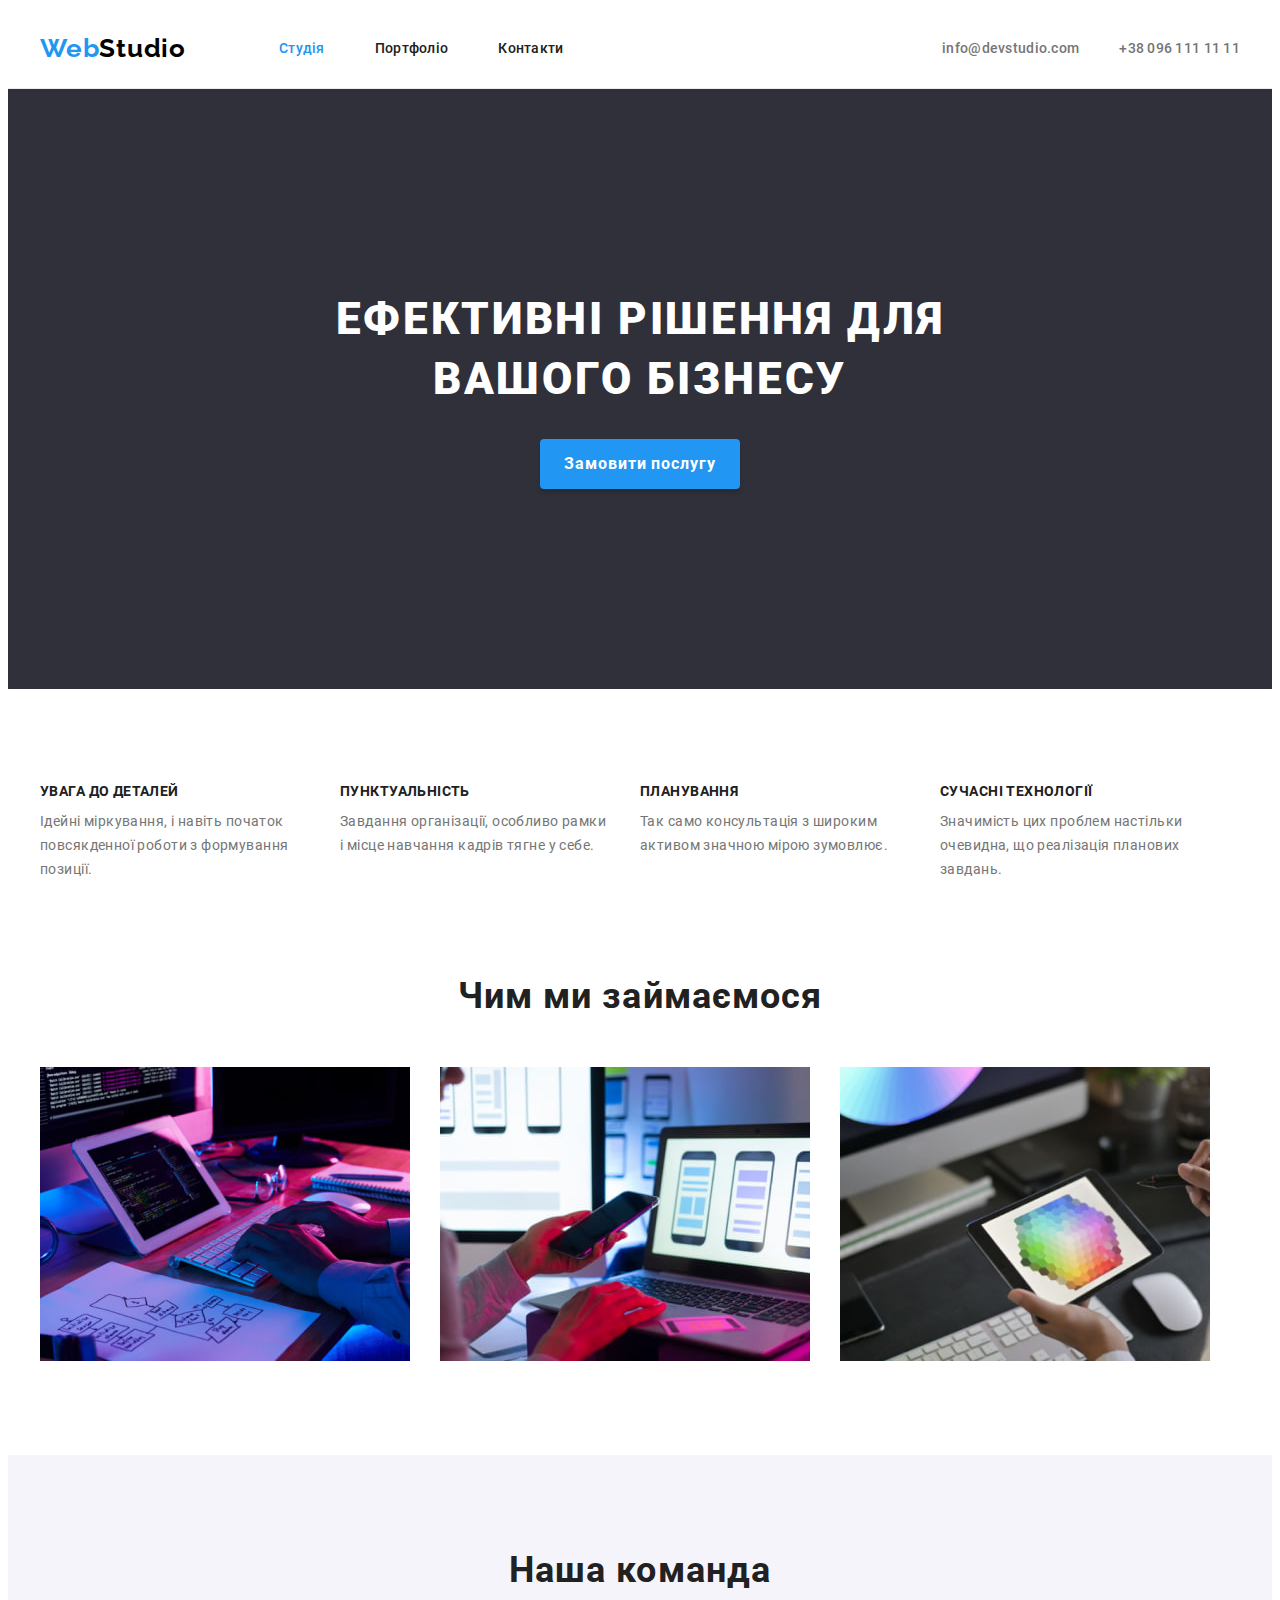
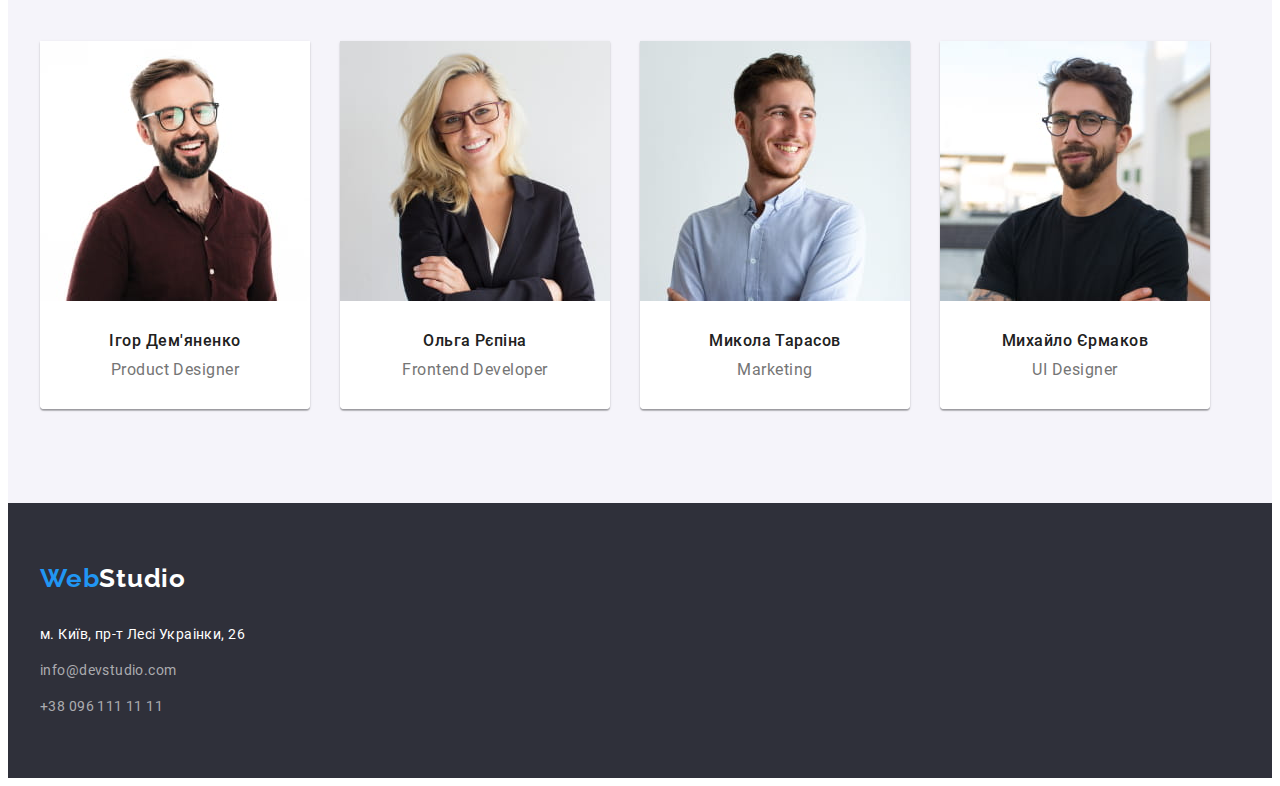
<file: index.html>
<!DOCTYPE html>
<html lang="uk">
  <head>
    <meta charset="UTF-8" />
    <meta http-equiv="X-UA-Compatible" content="IE=edge" />
    <meta name="viewport" content="width=device-width, initial-scale=1.0" />
    <title>Веб студія</title>
    <!--Стилі-->
    <link
      rel="stylesheet"
      href="https://cdnjs.cloudflare.com/ajax/libs/modern-normalize/1.1.0/modern-normalize.min.css"
      integrity="sha512-wpPYUAdjBVSE4KJnH1VR1HeZfpl1ub8YT/NKx4PuQ5NmX2tKuGu6U/JRp5y+Y8XG2tV+wKQpNHVUX03MfMFn9Q=="
      crossorigin="anonymous"
      referrerpolicy="no-referrer"
    />
    <link rel="stylesheet" href="./css/styles.css" />
  </head>
  <body>
    <!-- Хедер -->
    <header class="header">
      <!-- Навигация -->
      <div class="container head">
        <nav class="nav">
          <a href="./index.html" class="logo-link link">
            Web<span class="logo-dark">Studio</span>
          </a>
          <ul class="nav-list list">
            <li class="nav-item">
              <a href="./index.html" class="nav-link link current">Студія</a>
            </li>
            <li class="nav-item">
              <a href="./portfolio.html" class="nav-link link">Портфоліо</a>
            </li>
            <li class="nav-item">
              <a href="#" class="nav-link link">Контакти</a>
            </li>
          </ul>
        </nav>
        <ul class="contacts list">
          <li class="contact-item">
            <a href="mailto:info@devstudio.com" class="contact-link link">
              info@devstudio.com
            </a>
          </li>
          <li class="contact-item">
            <a href="tel:+380961111111" class="contact-link link">
              +38 096 111 11 11
            </a>
          </li>
        </ul>
      </div>
    </header>
    <!-- Меин -->
    <main>
      <!-- Секция Hero -->
      <section class="hero">
        <div class="container">
          <h1 class="hero-title">Ефективні рішення для <br />вашого бізнесу</h1>
          <button type="button" class="hero-button">Замовити послугу</button>
        </div>
      </section>
      <!-- Наші особливості -->
      <section class="features section">
        <div class="container">
          <h2 class="features-title visually-hidden">Наші особливості</h2>
          <ul class="features-list list">
            <li class="features-item">
              <h3 class="features-name">Увага до деталей</h3>
              <p class="features-text">
                Ідейні міркування, і навіть початок повсякденної роботи з
                формування позиції.
              </p>
            </li>
            <li class="features-item">
              <h3 class="features-name">Пунктуальність</h3>
              <p class="features-text">
                Завдання організації, особливо рамки і місце навчання кадрів
                тягне у себе.
              </p>
            </li>
            <li class="features-item">
              <h3 class="features-name">Планування</h3>
              <p class="features-text">
                Так само консультація з широким активом значною мірою зумовлює.
              </p>
            </li>
            <li class="features-item">
              <h3 class="features-name">Сучасні технології</h3>
              <p class="features-text">
                Значимість цих проблем настільки очевидна, що реалізація
                планових завдань.
              </p>
            </li>
          </ul>
        </div>
      </section>
      <!-- Чим ми займаємося -->
      <section class="advantages">
        <div class="container">
          <h2 class="advantages-title">Чим ми займаємося</h2>
          <ul class="advantages-list list">
            <li class="advantages-item">
              <img
                class="advantages-pic"
                src="./images/box1.jpg"
                alt="Спеціальст пише компьютерний код"
                width="370"
                height="294"
              />
            </li>
            <li class="advantages-item">
              <img
                class="advantages-pic"
                src="./images/box2.jpg"
                alt="Спеціаліст розробляє дизайн"
                width="370"
                height="294"
              />
            </li>
            <li class="advantages-item">
              <img
                class="advantages-pic"
                src="./images/box3.jpg"
                alt="Спеціальст підбирає кольори"
                width="370"
                height="294"
              />
            </li>
          </ul>
        </div>
      </section>
      <!-- Наша команда -->
      <section class="team section">
        <div class="container">
          <h2 class="team-title">Наша команда</h2>
          <ul class="team-list list">
            <li class="team-item">
              <img
                class="team-pic"
                src="./images/collegue1.jpg"
                alt="Усміхнений хлопець в окулярах"
                width="270"
                height="260"
              />
              <div class="team-text-box">
                <h3 class="team-member">Ігор Дем'яненко</h3>
                <p class="team-position">Product Designer</p>
              </div>
            </li>
            <li class="team-item">
              <img
                class="team-pic"
                src="./images/collegue2.jpg"
                alt="Усміхнена дівчина в окулярах"
                width="270"
                height="260"
              />
              <div class="team-text-box">
                <h3 class="team-member">Ольга Рєпіна</h3>
                <p class="team-position">Frontend Developer</p>
              </div>
            </li>
            <li class="team-item">
              <img
                class="team-pic"
                src="./images/collegue3.jpg"
                alt="Усміхнений хлопець у сорочці"
                width="270"
                height="260"
              />
              <div class="team-text-box">
                <h3 class="team-member">Микола Тарасов</h3>
                <p class="team-position">Marketing</p>
              </div>
            </li>
            <li class="team-item">
              <img
                class="team-pic"
                src="./images/collegue4.jpg"
                alt="Хлопець в окулярах та чорній футболці"
                width="270"
                height="260"
              />
              <div class="team-text-box">
                <h3 class="team-member">Михайло Єрмаков</h3>
                <p class="team-position">UI Designer</p>
              </div>
            </li>
          </ul>
        </div>
      </section>
    </main>
    <!-- Футер -->
    <footer class="footer">
      <div class="container">
        <div class="footer-logo">
          <a href="./index.html" class="logo-link link">
            Web<span class="logo-light">Studio</span>
          </a>
        </div>
        <address class="footer-address">
          <ul class="address-list list">
            <li class="address-item">
              <a
                class="address-link link"
                href="https://goo.gl/maps/CPtrU1FHBa2aNyZL9"
                target="_blank"
                rel="noopener noreferrer nofollow"
              >
                м. Київ, пр-т Лесі Украінки, 26
              </a>
            </li>
            <li class="address-item">
              <a
                href="mailto:info@devstudio.com"
                class="address-link-dark link"
              >
                info@devstudio.com
              </a>
            </li>
            <li class="address-item">
              <a href="tel:+380961111111" class="address-link-dark link">
                +38 096 111 11 11
              </a>
            </li>
          </ul>
        </address>
      </div>
    </footer>
  </body>
</html>
</file>
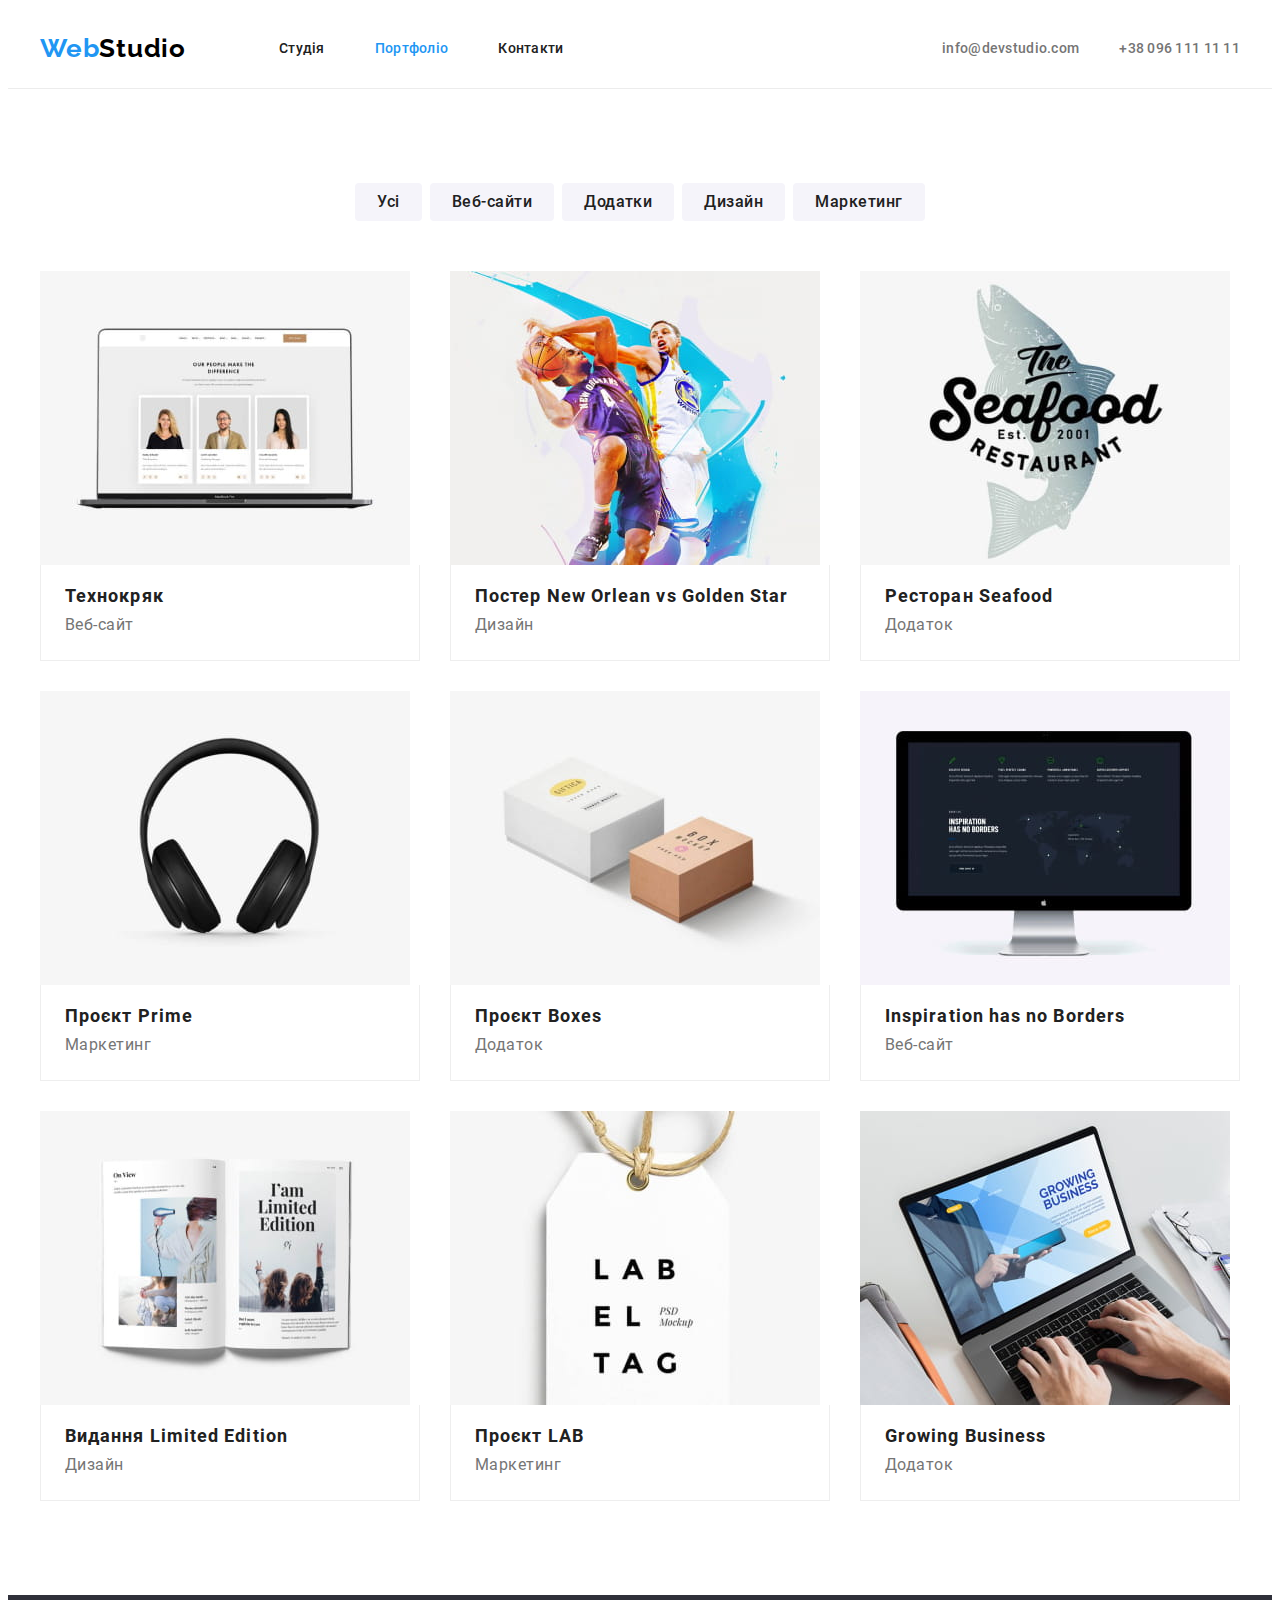
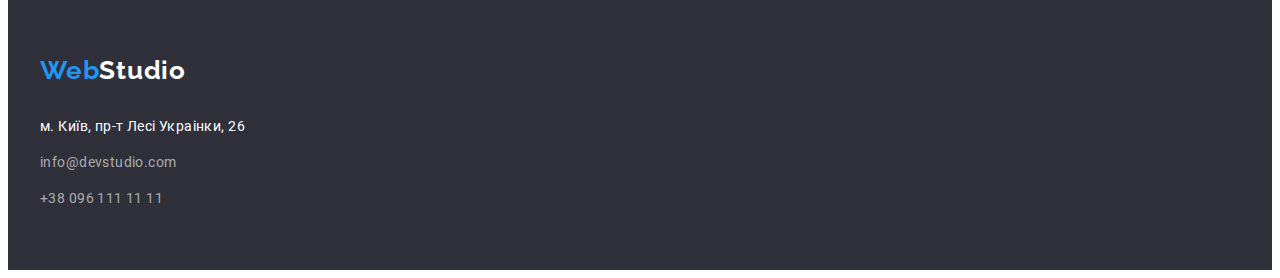
<file: portfolio.html>
<!DOCTYPE html>
<html lang="uk">
  <head>
    <meta charset="UTF-8" />
    <meta http-equiv="X-UA-Compatible" content="IE=edge" />
    <meta name="viewport" content="width=device-width, initial-scale=1.0" />
    <title>Портфоліо</title>
    <!--Стилі-->
    <link
      rel="stylesheet"
      href="https://cdnjs.cloudflare.com/ajax/libs/modern-normalize/1.1.0/modern-normalize.min.css"
      integrity="sha512-wpPYUAdjBVSE4KJnH1VR1HeZfpl1ub8YT/NKx4PuQ5NmX2tKuGu6U/JRp5y+Y8XG2tV+wKQpNHVUX03MfMFn9Q=="
      crossorigin="anonymous"
      referrerpolicy="no-referrer"
    />
    <link rel="stylesheet" href="./css/styles.css" />
  </head>
  <body>
    <!--Хедер-->
    <header class="header">
      <!-- Навигация -->
      <div class="container head">
        <nav class="nav">
          <a href="./index.html" class="logo-link link">
            Web<span class="logo-dark">Studio</span>
          </a>
          <ul class="nav-list list">
            <li class="nav-item">
              <a href="./index.html" class="nav-link link">Студія</a>
            </li>
            <li class="nav-item">
              <a href="./portfolio.html" class="nav-link link current"
                >Портфоліо</a
              >
            </li>
            <li class="nav-item">
              <a href="#" class="nav-link link">Контакти</a>
            </li>
          </ul>
        </nav>
        <ul class="contacts list">
          <li class="contact-item">
            <a href="mailto:info@devstudio.com" class="contact-link link">
              info@devstudio.com
            </a>
          </li>
          <li class="contact-item">
            <a href="tel:+380961111111" class="contact-link link">
              +38 096 111 11 11
            </a>
          </li>
        </ul>
      </div>
    </header>
    <!--Портфолио с фильтрами-->
    <main>
      <section class="portfolio section">
        <div class="container">
          <!--Фильтри-->
          <h1 class="portfolio-title visually-hidden">Портфоліо</h1>
          <ul class="portfolio-filter list">
            <li class="portfolio-item">
              <button type="button" class="portfolio-buttons">Усі</button>
            </li>
            <li class="portfolio-item">
              <button type="button" class="portfolio-buttons">Веб-сайти</button>
            </li>
            <li class="portfolio-item">
              <button type="button" class="portfolio-buttons">Додатки</button>
            </li>
            <li class="portfolio-item">
              <button type="button" class="portfolio-buttons">Дизайн</button>
            </li>
            <li class="portfolio-item">
              <button type="button" class="portfolio-buttons">Маркетинг</button>
            </li>
          </ul>
          <!--Примеры работ-->
          <ul class="examples-list list">
            <li class="examples-item">
              <img
                class="examples-pic"
                src="./images/example1.jpg"
                alt="Мокап сайту, який зробила наша студія"
              />
              <div class="example-text-box">
                <h2 class="examples-title">Технокряк</h2>
                <span class="examples-text">Веб-сайт</span>
              </div>
            </li>
            <li class="examples-item">
              <img
                class="examples-pic"
                src="./images/example2.jpg"
                alt="Постер з двома баскетболістами"
              />
              <div class="example-text-box">
                <h2 class="examples-title">Постер New Orlean vs Golden Star</h2>
                <span class="examples-text">Дизайн</span>
              </div>
            </li>
            <li class="examples-item">
              <img
                class="examples-pic"
                src="./images/example3.jpg"
                alt="Логотип додатку"
              />
              <div class="example-text-box">
                <h2 class="examples-title">Ресторан Seafood</h2>
                <span class="examples-text">Додаток</span>
              </div>
            </li>
            <li class="examples-item">
              <img
                class="examples-pic"
                src="./images/example4.jpg"
                alt="Чорні навушники"
              />
              <div class="example-text-box">
                <h2 class="examples-title">Проєкт Prime</h2>
                <span class="examples-text">Маркетинг</span>
              </div>
            </li>
            <li class="examples-item">
              <img
                class="examples-pic"
                src="./images/example5.jpg"
                alt="Постер додатку"
              />
              <div class="example-text-box">
                <h2 class="examples-title">Проєкт Boxes</h2>
                <span class="examples-text">Додаток</span>
              </div>
            </li>
            <li class="examples-item">
              <img
                class="examples-pic"
                src="./images/example6.jpg"
                alt="Мокап сайту"
              />
              <div class="example-text-box">
                <h2 class="examples-title">Inspiration has no Borders</h2>
                <span class="examples-text">Веб-сайт</span>
              </div>
            </li>
            <li class="examples-item">
              <img
                class="examples-pic"
                src="./images/example7.jpg"
                alt="Розкритий журнал"
              />
              <div class="example-text-box">
                <h2 class="examples-title">Видання Limited Edition</h2>
                <span class="examples-text">Дизайн</span>
              </div>
            </li>
            <li class="examples-item">
              <img
                class="examples-pic"
                src="./images/example8.jpg"
                alt="Постер проекту"
              />
              <div class="example-text-box">
                <h2 class="examples-title">Проєкт LAB</h2>
                <span class="examples-text">Маркетинг</span>
              </div>
            </li>
            <li class="examples-item">
              <img
                class="examples-pic"
                src="./images/example9.jpg"
                alt="Мокап додатку"
              />
              <div class="example-text-box">
                <h2 class="examples-title">Growing Business</h2>
                <span class="examples-text">Додаток</span>
              </div>
            </li>
          </ul>
        </div>
      </section>
    </main>
    <!-- Футер -->
    <footer class="footer">
      <div class="container">
        <div class="footer-logo">
          <a href="./index.html" class="logo-link link">
            Web<span class="logo-light">Studio</span>
          </a>
        </div>
        <address class="footer-address">
          <ul class="address-list list">
            <li class="address-item">
              <a
                class="address-link link"
                href="https://goo.gl/maps/CPtrU1FHBa2aNyZL9"
                target="_blank"
                rel="noopener noreferrer nofollow"
              >
                м. Київ, пр-т Лесі Украінки, 26
              </a>
            </li>
            <li class="address-item">
              <a
                href="mailto:info@devstudio.com"
                class="address-link-dark link"
              >
                info@devstudio.com
              </a>
            </li>
            <li class="address-item">
              <a href="tel:+380961111111" class="address-link-dark link">
                +38 096 111 11 11
              </a>
            </li>
          </ul>
        </address>
      </div>
    </footer>
  </body>
</html>
</file>
<file: css/styles.css>
/* roboto-regular - latin_cyrillic-ext_cyrillic */
@font-face {
  font-family: "Roboto";
  font-style: normal;
  font-weight: 400;
  src: url("../fonts/roboto-v30-latin_cyrillic-ext_cyrillic-regular.eot"); /* IE9 Compat Modes */
  src: local(""),
    url("../fonts/roboto-v30-latin_cyrillic-ext_cyrillic-regular.eot?#iefix")
      format("embedded-opentype"),
    /* IE6-IE8 */
      url("../fonts/roboto-v30-latin_cyrillic-ext_cyrillic-regular.woff2")
      format("woff2"),
    /* Super Modern Browsers */
      url("../fonts/roboto-v30-latin_cyrillic-ext_cyrillic-regular.woff")
      format("woff"),
    /* Modern Browsers */
      url("../fonts/roboto-v30-latin_cyrillic-ext_cyrillic-regular.ttf")
      format("truetype"),
    /* Safari, Android, iOS */
      url("../fonts/roboto-v30-latin_cyrillic-ext_cyrillic-regular.svg#Roboto")
      format("svg"); /* Legacy iOS */
}
/* roboto-500 - latin_cyrillic-ext_cyrillic */
@font-face {
  font-family: "Roboto";
  font-style: normal;
  font-weight: 500;
  src: url("../fonts/roboto-v30-latin_cyrillic-ext_cyrillic-500.eot"); /* IE9 Compat Modes */
  src: local(""),
    url("../fonts/roboto-v30-latin_cyrillic-ext_cyrillic-500.eot?#iefix")
      format("embedded-opentype"),
    /* IE6-IE8 */
      url("../fonts/roboto-v30-latin_cyrillic-ext_cyrillic-500.woff2")
      format("woff2"),
    /* Super Modern Browsers */
      url("../fonts/roboto-v30-latin_cyrillic-ext_cyrillic-500.woff")
      format("woff"),
    /* Modern Browsers */
      url("../fonts/roboto-v30-latin_cyrillic-ext_cyrillic-500.ttf")
      format("truetype"),
    /* Safari, Android, iOS */
      url("../fonts/roboto-v30-latin_cyrillic-ext_cyrillic-500.svg#Roboto")
      format("svg"); /* Legacy iOS */
}
/* roboto-700 - latin_cyrillic-ext_cyrillic */
@font-face {
  font-family: "Roboto";
  font-style: normal;
  font-weight: 700;
  src: url("../fonts/roboto-v30-latin_cyrillic-ext_cyrillic-700.eot"); /* IE9 Compat Modes */
  src: local(""),
    url("../fonts/roboto-v30-latin_cyrillic-ext_cyrillic-700.eot?#iefix")
      format("embedded-opentype"),
    /* IE6-IE8 */
      url("../fonts/roboto-v30-latin_cyrillic-ext_cyrillic-700.woff2")
      format("woff2"),
    /* Super Modern Browsers */
      url("../fonts/roboto-v30-latin_cyrillic-ext_cyrillic-700.woff")
      format("woff"),
    /* Modern Browsers */
      url("../fonts/roboto-v30-latin_cyrillic-ext_cyrillic-700.ttf")
      format("truetype"),
    /* Safari, Android, iOS */
      url("../fonts/roboto-v30-latin_cyrillic-ext_cyrillic-700.svg#Roboto")
      format("svg"); /* Legacy iOS */
}
/* roboto-900 - latin_cyrillic-ext_cyrillic */
@font-face {
  font-family: "Roboto";
  font-style: normal;
  font-weight: 900;
  src: url("../fonts/roboto-v30-latin_cyrillic-ext_cyrillic-900.eot"); /* IE9 Compat Modes */
  src: local(""),
    url("../fonts/roboto-v30-latin_cyrillic-ext_cyrillic-900.eot?#iefix")
      format("embedded-opentype"),
    /* IE6-IE8 */
      url("../fonts/roboto-v30-latin_cyrillic-ext_cyrillic-900.woff2")
      format("woff2"),
    /* Super Modern Browsers */
      url("../fonts/roboto-v30-latin_cyrillic-ext_cyrillic-900.woff")
      format("woff"),
    /* Modern Browsers */
      url("../fonts/roboto-v30-latin_cyrillic-ext_cyrillic-900.ttf")
      format("truetype"),
    /* Safari, Android, iOS */
      url("../fonts/roboto-v30-latin_cyrillic-ext_cyrillic-900.svg#Roboto")
      format("svg"); /* Legacy iOS */
}
/* raleway-700 - latin_cyrillic */
@font-face {
  font-family: "Raleway";
  font-style: normal;
  font-weight: 700;
  src: url("../fonts/raleway-v28-latin_cyrillic-700.eot"); /* IE9 Compat Modes */
  src: local(""),
    url("../fonts/raleway-v28-latin_cyrillic-700.eot?#iefix")
      format("embedded-opentype"),
    /* IE6-IE8 */ url("../fonts/raleway-v28-latin_cyrillic-700.woff2")
      format("woff2"),
    /* Super Modern Browsers */
      url("../fonts/raleway-v28-latin_cyrillic-700.woff") format("woff"),
    /* Modern Browsers */ url("../fonts/raleway-v28-latin_cyrillic-700.ttf")
      format("truetype"),
    /* Safari, Android, iOS */
      url("../fonts/raleway-v28-latin_cyrillic-700.svg#Raleway") format("svg"); /* Legacy iOS */
}
:root {
  --color-primary: #fff;
  --color-secondary: #212121;
  --color-blue: #2196f3;
  --color-dark-background: #2f303a;
  --color-dark-text: #757575;
  --color-button-filter: #f5f4fa;
  --color-logo-dark: #000;
  --color-address-gray: #acacb0;
  --font-family: "Roboto", sans-serif;
  --font-family-logo: "Raleway", sans-serif;
  --font-size-main: 14px;
}
body {
  background-color: var(--color-primary);
  color: var(--color-secondary);
  font-family: var(--font-family);
  font-size: var(--font-size-main);
}
/* Utility */
img {
  display: block;
  max-width: 100%;
  height: auto;
}
h1,
h2,
h3,
h4,
h5,
h6,
p {
  margin-top: 0;
  margin-bottom: 0;
}
.container {
  width: 1200px;
  padding-left: 15px;
  padding-right: 15px;
  margin: 0 auto;
}
.section {
  padding-top: 94px;
  padding-bottom: 94px;
}
.visually-hidden {
  position: absolute;
  white-space: nowrap;
  width: 1px;
  height: 1px;
  overflow: hidden;
  border: 0;
  padding: 0;
  clip: rect(0 0 0 0);
  clip-path: inset(50%);
  margin: -1px;
}
.link {
  text-decoration: none;
  color: inherit;
}
.list {
  list-style: none;
  padding-left: 0;
  margin: 0;
}

/* index.html */

/* Header */
.header {
  border-bottom: 1px solid #ececec;
}
.head {
  display: flex;
  align-items: center;
}

.nav {
  display: flex;
  align-items: center;
}
.logo-link {
  font-family: var(--font-family-logo);
  font-weight: 700;
  font-size: 26px;
  line-height: calc(31 / 26);
  letter-spacing: 0.03em;
  color: var(--color-blue);
}
.logo-dark {
  color: var(--color-logo-dark);
}
.nav-list {
  margin-left: 93px;
  display: flex;
}

.nav-item:not(:last-child) {
  margin-right: 50px;
}
.nav-link {
  display: block;
  font-weight: 500;
  font-size: 14px;
  line-height: calc(16 / 14);
  letter-spacing: 0.02em;
  color: var(--color-secondary);
  padding-top: 32px;
  padding-bottom: 32px;
}
.nav-link.current {
  color: var(--color-blue);
}
.nav-link:hover,
.nav-link:focus {
  color: var(--color-blue);
}
.contacts {
  display: flex;
  margin-left: auto;
}
.contact-item + .contact-item {
  margin-left: 40px;
}
.contact-link {
  font-weight: 500;
  font-size: 14px;
  line-height: calc(16 / 14);
  letter-spacing: 0.02em;
  color: var(--color-dark-text);
}
.contact-link:hover,
.contact-link:focus {
  color: var(--color-blue);
}
/* Hero section */
.hero {
  background-color: var(--color-dark-background);
  padding-top: 200px;
  padding-bottom: 200px;
}
.hero-title {
  font-weight: 900;
  font-size: 44px;
  line-height: calc(60 / 44);
  text-align: center;
  letter-spacing: 0.06em;
  text-transform: uppercase;
  color: var(--color-primary);
  margin-bottom: 30px;
}
.hero-button {
  display: block;
  font-family: inherit;
  cursor: pointer;
  font-weight: 700;
  font-size: 16px;
  line-height: calc(30 / 16);
  text-align: center;
  letter-spacing: 0.06em;
  color: var(--color-primary);

  background: var(--color-blue);
  box-shadow: 0px 4px 4px rgba(0, 0, 0, 0.15);
  border-radius: 4px;
  border: none;

  padding: 10px 24px;
  min-width: 200px;
  margin: inherit;
}
.hero-button:hover,
.hero-button:focus {
  background: #188ce8;
}
/* Features section */
.features {
  background-color: var(--color-primary);
}
.features-title {
}
.features-list {
  display: flex;
  flex-wrap: wrap;
}
.features-item {
  max-width: 270px;
}
.features-item:not(:last-child) {
  margin-right: 30px;
}
.features-name {
  font-weight: 700;
  font-size: 14px;
  line-height: calc(16 / 14);
  letter-spacing: 0.03em;
  text-transform: uppercase;
  margin-bottom: 10px;
}
.features-text {
  font-size: 14px;
  line-height: calc(24 / 14);
  letter-spacing: 0.03em;
  color: var(--color-dark-text);
}
/* Advantages section */
.advantages {
  background-color: var(--color-primary);
  padding-bottom: 94px;
}
.advantages-title {
  font-weight: 700;
  font-size: 36px;
  line-height: calc(42 / 36);
  text-align: center;
  letter-spacing: 0.03em;
  margin-bottom: 50px;
}
.advantages-list {
  display: flex;
  /* justify-content: space-between; */
}
.advantages-item {
  display: inline-block;
}
.advantages-item:not(:last-child) {
  margin-right: 30px;
}
.advantages-pic {
}
/* Team Section */
.team {
  background-color: #f5f4fa;
}
.team-title {
  font-weight: 700;
  font-size: 36px;
  line-height: calc(42 / 36);
  text-align: center;
  letter-spacing: 0.03em;
  margin-bottom: 50px;
}
.team-list {
  display: flex;
}
.team-item {
  box-shadow: 0px 1px 3px rgba(0, 0, 0, 0.12), 0px 1px 1px rgba(0, 0, 0, 0.14),
    0px 2px 1px rgba(0, 0, 0, 0.2);
  border-radius: 0px 0px 4px 4px;
  /* border-bottom-left-radius: 100px; */
}
.team-item:not(:last-child) {
  margin-right: 30px;
}
.team-pic {
}
.team-member {
  font-weight: 500;
  font-size: 16px;
  line-height: calc(19 / 16);
  text-align: center;
  letter-spacing: 0.03em;
  margin-bottom: 10px;
}
.team-position {
  font-size: 16px;
  line-height: calc(19 / 16);
  text-align: center;
  letter-spacing: 0.03em;
  color: var(--color-dark-text);
}
.team-text-box {
  background-color: var(--color-primary);
  padding-top: 30px;
  padding-bottom: 30px;
  border-bottom-left-radius: 4px;
  border-bottom-right-radius: 4px;
}
/* Footer */
.footer {
  background: var(--color-dark-background);
  padding-top: 60px;
  padding-bottom: 60px;
}
.footer-logo {
  margin-bottom: 28px;
}
.logo-light {
  color: var(--color-primary);
}
.footer-address {
}
.address-list {
  font-style: normal;
}
.address-item {
}
.address-item:not(:last-child) {
  margin-bottom: 12px;
}
.address-link {
  font-size: 14px;
  line-height: calc(24 / 14);
  letter-spacing: 0.03em;
  color: var(--color-primary);
}
.address-link:hover,
.address-link:focus {
  color: var(--color-blue);
}
.address-link-dark {
  font-size: 14px;
  line-height: calc(24 / 14);
  letter-spacing: 0.03em;
  color: var(--color-address-gray);
}
.address-link-dark:hover,
.address-link-dark:focus {
  color: var(--color-blue);
}
/* portfolio.html */
.portfolio {
  background-color: var(--color-primary);
}
.portfolio-title {
}
.visually-hidden {
}
.portfolio-filter {
  display: flex;
  justify-content: center;
  margin-bottom: 50px;
}
.portfolio-item {
}
.portfolio-item:not(:last-child) {
  margin-right: 8px;
}
.portfolio-buttons {
  cursor: pointer;
  font-family: inherit;
  font-weight: 500;
  font-size: 16px;
  line-height: calc(26 / 16);
  text-align: center;
  letter-spacing: 0.03em;
  color: var(--color-secondary);
  background-color: var(--color-button-filter);
  border-radius: 4px;
  border: none;
  padding: 6px 22px;
}
.portfolio-buttons:hover,
.portfolio-buttons:focus {
  color: var(--color-primary);
  background-color: var(--color-blue);
  box-shadow: 0px 3px 1px rgba(0, 0, 0, 0.1), 0px 1px 2px rgba(0, 0, 0, 0.08),
    0px 2px 2px rgba(0, 0, 0, 0.12);
}
/* Техника Сетки через отрицательные марджины */
.examples-list {
  display: flex;
  flex-wrap: wrap;
  margin-right: -30px;
  margin-bottom: -30px;
}
.examples-item {
  flex-basis: calc((100% - 90px) / 3);
  margin-right: 30px;
  margin-bottom: 30px;
}
.examples-item:hover,
.examples-item:focus {
  box-shadow: 0px 1px 1px rgba(0, 0, 0, 0.12), 0px 4px 4px rgba(0, 0, 0, 0.06),
    1px 4px 6px rgba(0, 0, 0, 0.16);
}
/* Техника Сетки с Ласт-айтем */
/* .examples-item {
  width: calc((100% - 60px) / 3);
}
.examples-item:not(:nth-child(3n)) {
  margin-right: 30px;
} */
/* .examples-item:not(:nth-last-child(-n + 3)) {
  margin-bottom: 30px;
} */
.examples-pic {
}
.example-text-box {
  padding-top: 20px;
  padding-bottom: 20px;
  padding-left: 24px;
  padding-right: 24px;
  border-right: 1px solid #eeeeee;
  border-bottom: 1px solid #eeeeee;
  border-left: 1px solid #eeeeee;
}
.examples-title {
  font-weight: 700;
  font-size: 18px;
  line-height: clac(36/18);
  letter-spacing: 0.06em;
  margin-bottom: 4px;
}
.examples-text {
  font-size: 16px;
  line-height: calc(30 / 16);
  letter-spacing: 0.03em;
  color: var(--color-dark-text);
}
</file>
